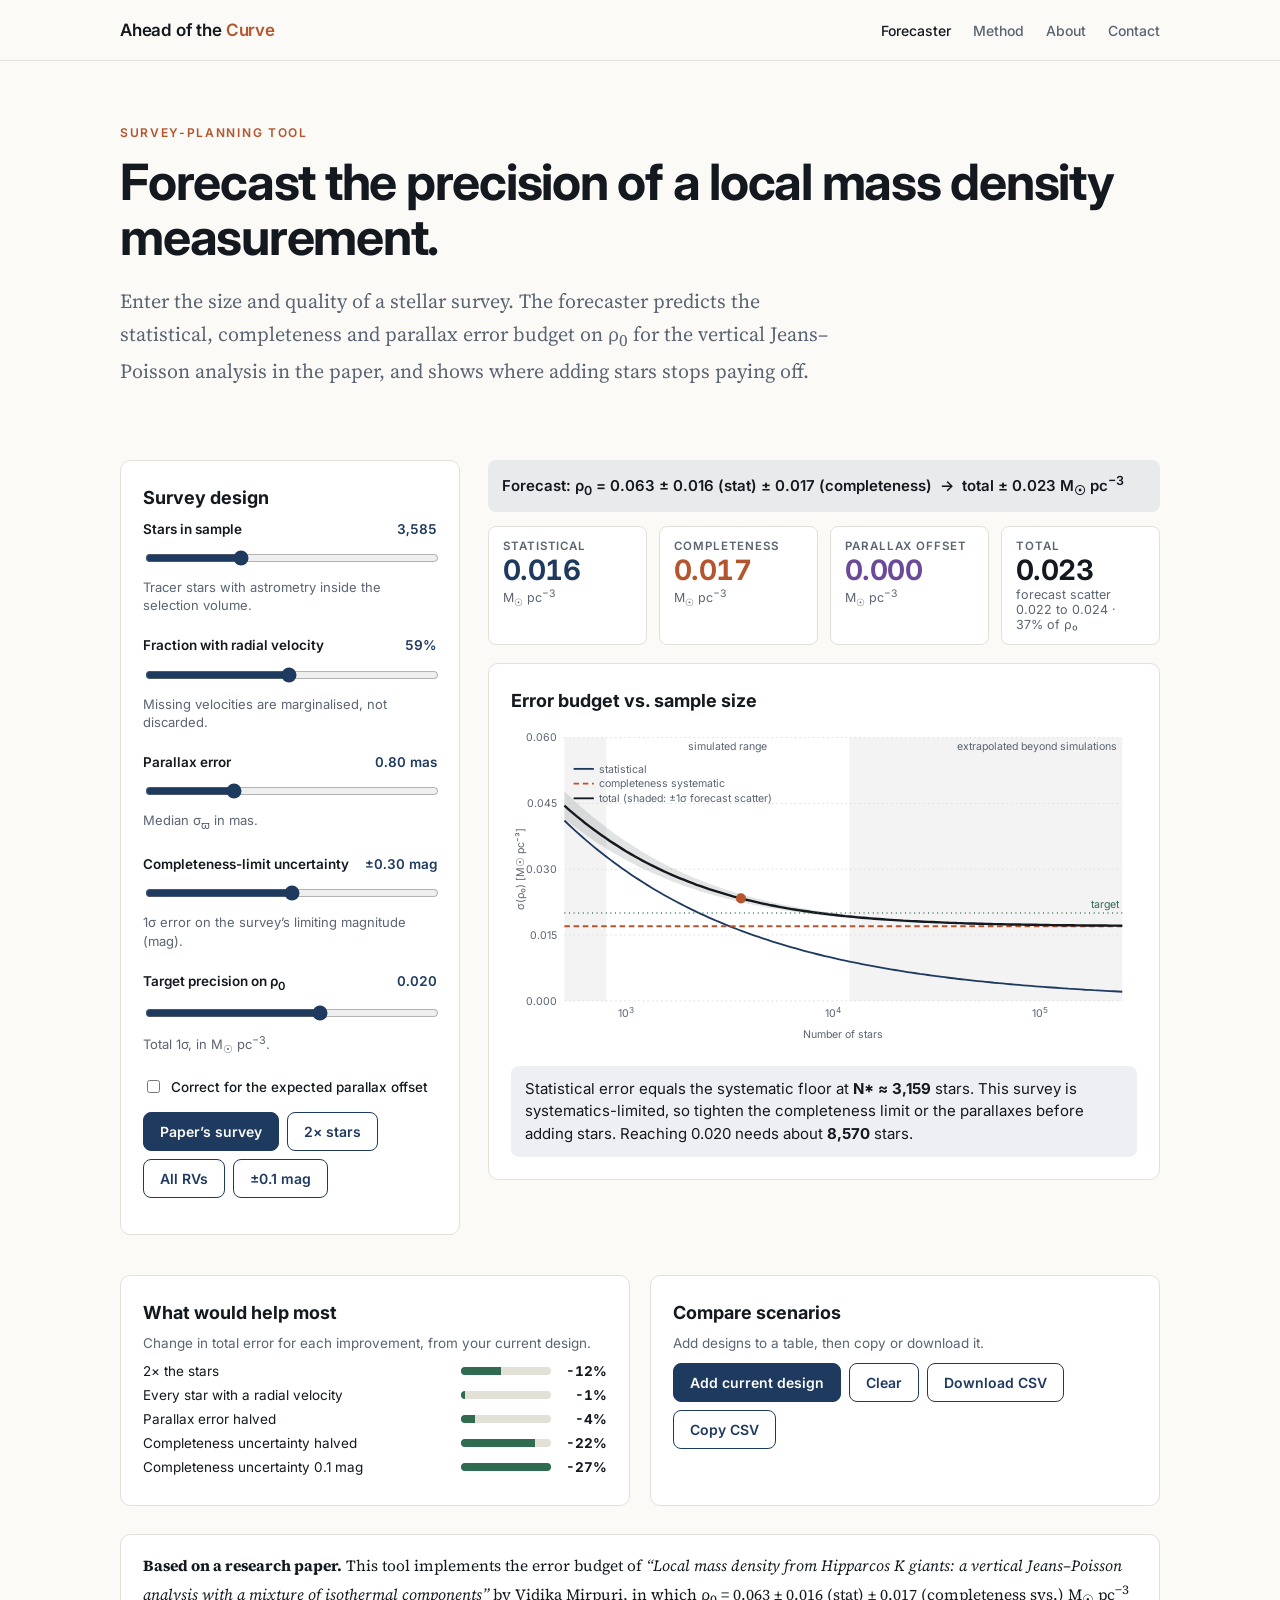
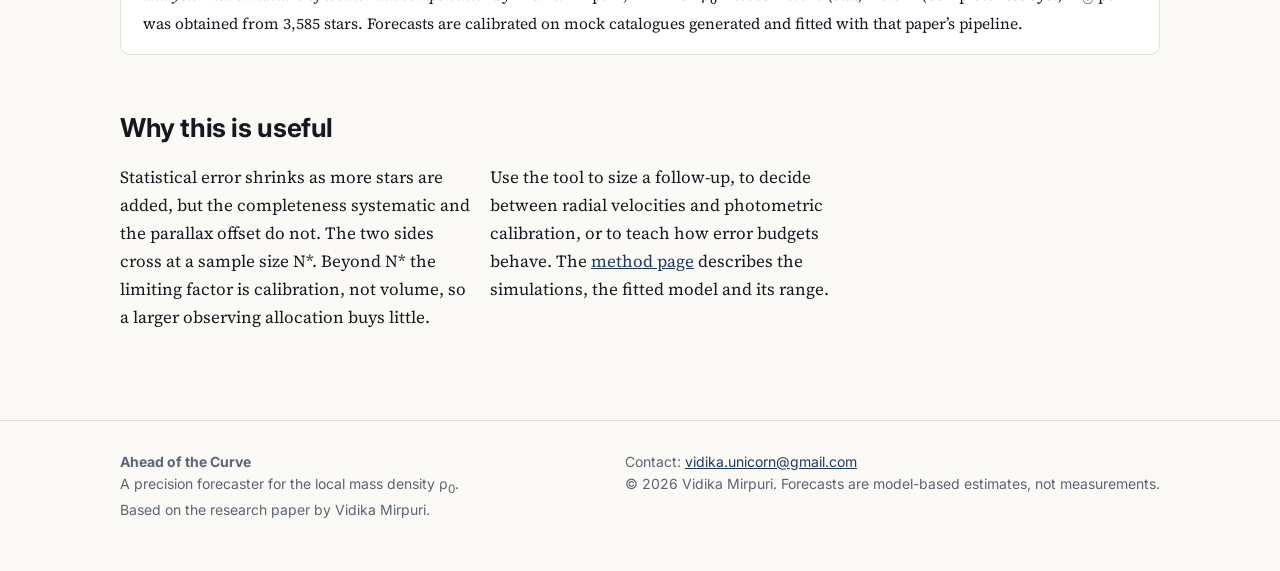
<file: index.html>
<!doctype html><html lang="en"><head><meta charset="utf-8"><meta name="viewport" content="width=device-width,initial-scale=1">
<title>Precision Forecaster · Ahead of the Curve</title>
<meta name="description" content="Ahead of the Curve: a precision forecaster for measuring the local dark and baryonic mass density, based on a Hipparcos K-giant Jeans–Poisson analysis.">
<link rel="preconnect" href="https://fonts.googleapis.com"><link rel="preconnect" href="https://fonts.gstatic.com" crossorigin>
<link href="https://fonts.googleapis.com/css2?family=Inter:wght@400;500;600;700&family=Source+Serif+4:ital,wght@0,400;0,600;0,700;1,400&display=swap" rel="stylesheet">
<link rel="stylesheet" href="assets/style.css"></head><body>
<header class="top"><div class="wrap"><a class="brand" href="index.html">Ahead of the <span>Curve</span></a><nav><a href="index.html" class="on">Forecaster</a><a href="method.html" class="">Method</a><a href="about.html" class="">About</a><a href="contact.html" class="">Contact</a></nav></div></header>
<main class="wrap">
<section class="hero"><div class="eyebrow">Survey-planning tool</div>
<h1>Forecast the precision of a local mass density measurement.</h1>
<p class="lede">Enter the size and quality of a stellar survey. The forecaster predicts the statistical, completeness and parallax error budget on ρ<sub>0</sub> for the vertical Jeans–Poisson analysis in the paper, and shows where adding stars stops paying off.</p></section>
<div class="grid">
<div class="card"><h3>Survey design</h3>
<div class="field"><label for="n"><span>Stars in sample</span><output id="nO"></output></label><input id="n" type="range" min="2.7" max="5.4" step="any"><small>Tracer stars with astrometry inside the selection volume.</small></div>
<div class="field"><label for="rv"><span>Fraction with radial velocity</span><output id="rvO"></output></label><input id="rv" type="range" min="0.2" max="1" step="0.01"><small>Missing velocities are marginalised, not discarded.</small></div>
<div class="field"><label for="plx"><span>Parallax error</span><output id="plxO"></output></label><input id="plx" type="range" min="0.1" max="2.5" step="0.05"><small>Median σ<sub>ϖ</sub> in mas.</small></div>
<div class="field"><label for="dv"><span>Completeness-limit uncertainty</span><output id="dvO"></output></label><input id="dv" type="range" min="0" max="0.6" step="0.01"><small>1σ error on the survey’s limiting magnitude (mag).</small></div>
<div class="field"><label for="tgt"><span>Target precision on ρ<sub>0</sub></span><output id="tgtO"></output></label><input id="tgt" type="range" min="0.005" max="0.03" step="0.001"><small>Total 1σ, in M<sub>☉</sub> pc<sup>−3</sup>.</small></div>
<label class="chk"><input type="checkbox" id="corr"> Correct for the expected parallax offset</label>
<div class="btns"><button class="btn" id="paper">Paper’s survey</button><button class="btn ghost" id="pDouble">2× stars</button><button class="btn ghost" id="pRV">All RVs</button><button class="btn ghost" id="pTight">±0.1 mag</button></div></div>
<div><div class="verdict" id="eb" style="margin:0 0 14px;font-weight:600"></div><div class="kpis">
<div class="kpi stat"><div class="l">Statistical</div><div class="v" id="kS"></div><div class="s">M<sub>☉</sub> pc<sup>−3</sup></div></div>
<div class="kpi sys"><div class="l">Completeness</div><div class="v" id="kY"></div><div class="s">M<sub>☉</sub> pc<sup>−3</sup></div></div>
<div class="kpi plx"><div class="l">Parallax offset</div><div class="v" id="kQ"></div><div class="s">M<sub>☉</sub> pc<sup>−3</sup></div></div>
<div class="kpi"><div class="l">Total</div><div class="v" id="kT"></div><div class="s" id="kTs"></div></div></div>
<div class="card"><h3>Error budget vs. sample size</h3><svg id="chart" viewBox="0 0 680 350" width="100%" role="img" aria-label="Forecast error on rho0 versus number of stars"></svg>
<div class="verdict" id="verdict"></div></div></div></div>
<div class="two"><div class="card"><h3>What would help most</h3><p class="small">Change in total error for each improvement, from your current design.</p><div id="sens"></div></div>
<div class="card"><h3>Compare scenarios</h3><p class="small">Add designs to a table, then copy or download it.</p><div class="btns"><button class="btn" id="add">Add current design</button><button class="btn ghost" id="clr">Clear</button><button class="btn ghost" id="dl">Download CSV</button><button class="btn ghost" id="cp">Copy CSV</button></div><div id="scn" hidden style="overflow-x:auto"><table id="tbl"></table></div></div></div>
<div class="based"><strong>Based on a research paper.</strong> This tool implements the error budget of <em>“Local mass density from Hipparcos K giants: a vertical Jeans–Poisson analysis with a mixture of isothermal components”</em> by Vidika Mirpuri, in which ρ<sub>0</sub> = 0.063 ± 0.016 (stat) ± 0.017 (completeness sys.) M<sub>☉</sub> pc<sup>−3</sup> was obtained from 3,585 stars. Forecasts are calibrated on mock catalogues generated and fitted with that paper’s pipeline.</div>
<h2>Why this is useful</h2><div class="two prose">
<p>Statistical error shrinks as more stars are added, but the completeness systematic and the parallax offset do not. The two sides cross at a sample size N*. Beyond N* the limiting factor is calibration, not volume, so a larger observing allocation buys little.</p>
<p>Use the tool to size a follow-up, to decide between radial velocities and photometric calibration, or to teach how error budgets behave. The <a href="method.html">method page</a> describes the simulations, the fitted model and its range.</p></div></main>
<footer><div class="wrap"><div><strong>Ahead of the Curve</strong><br>A precision forecaster for the local mass density ρ<sub>0</sub>.<br>Based on the research paper by Vidika Mirpuri.</div>
<div>Contact: <a href="mailto:vidika.unicorn@gmail.com">vidika.unicorn@gmail.com</a><br>© 2026 Vidika Mirpuri. Forecasts are model-based estimates, not measurements.</div></div></footer><script src="assets/calibration2.js"></script><script src="assets/forecast2.js"></script></body></html>
</file>
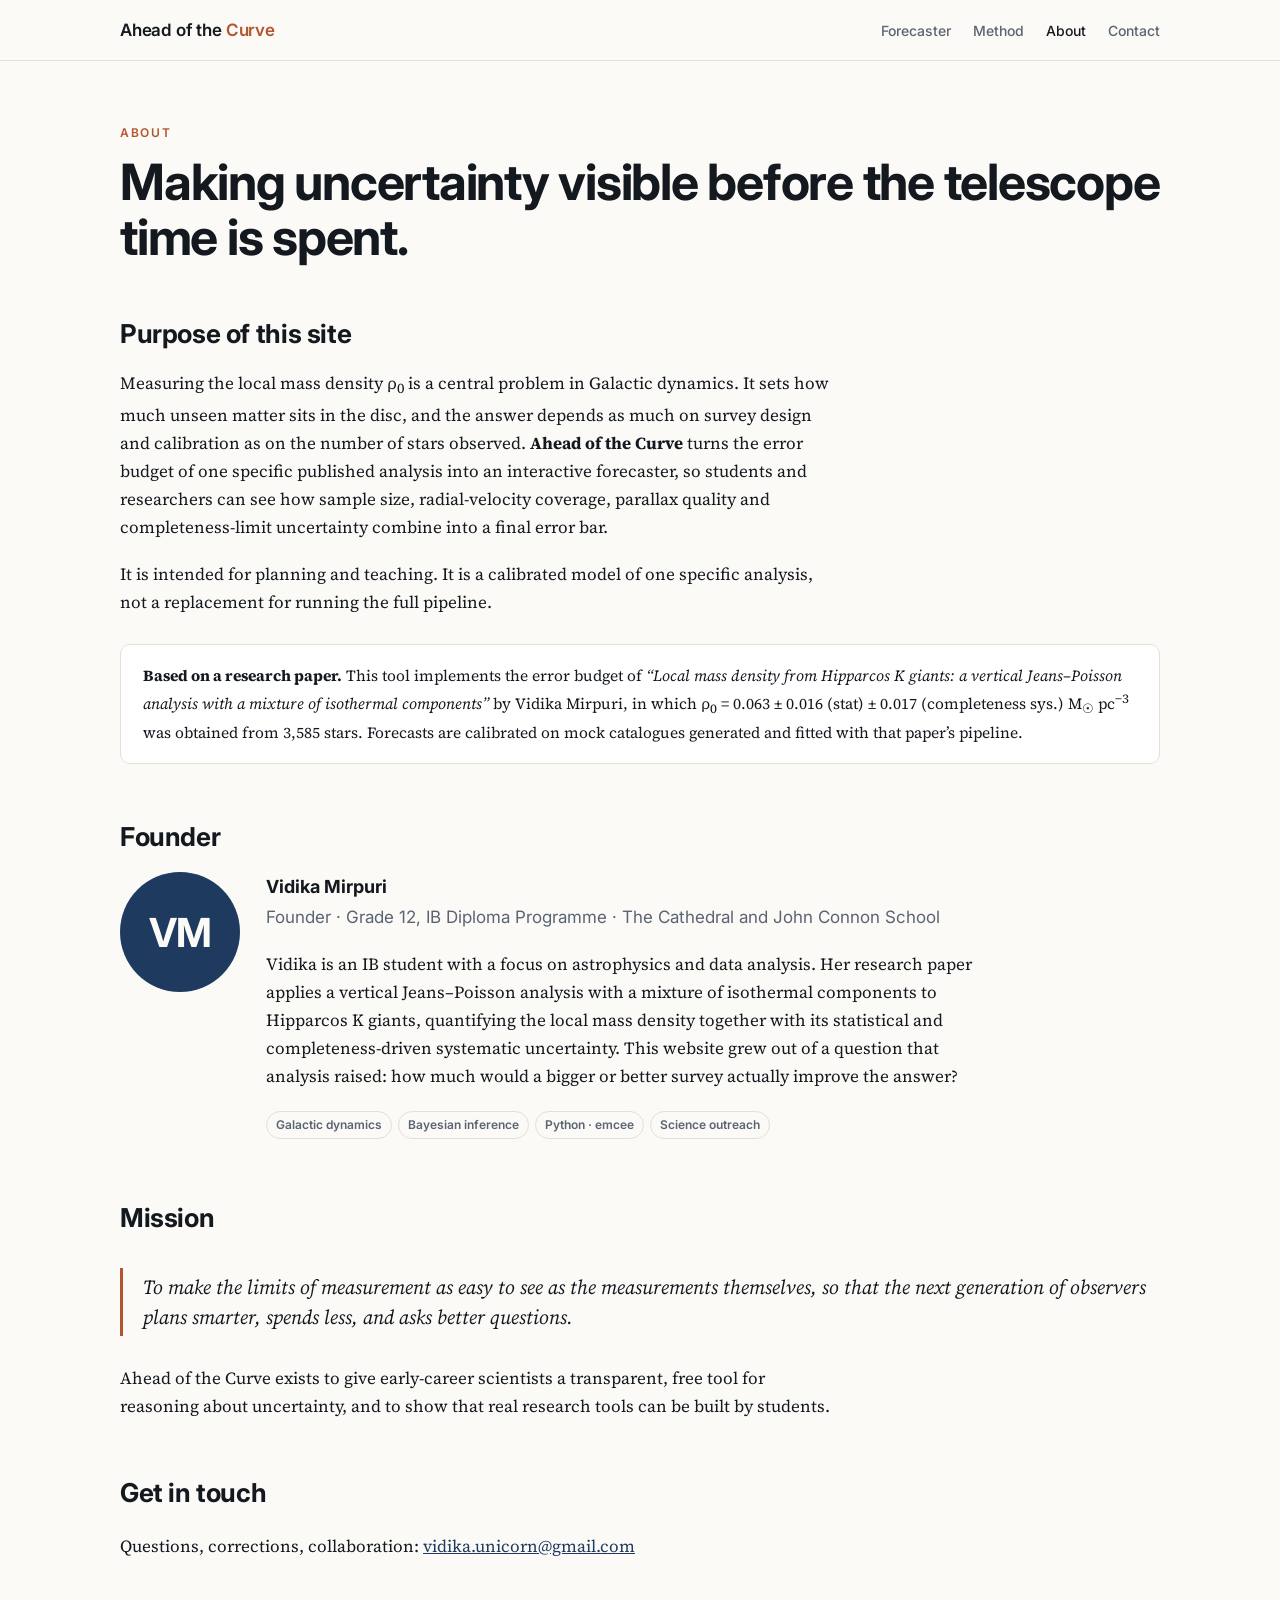
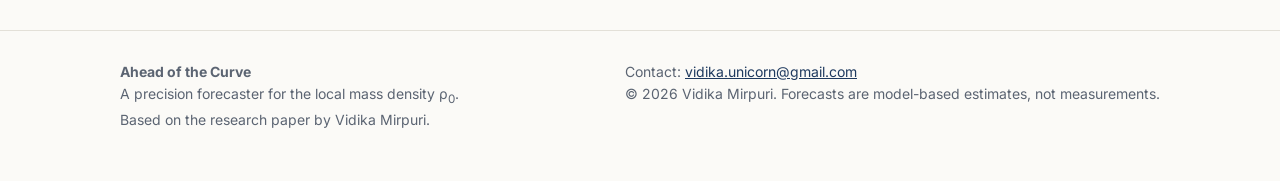
<file: about.html>
<!doctype html><html lang="en"><head><meta charset="utf-8"><meta name="viewport" content="width=device-width,initial-scale=1">
<title>About · Ahead of the Curve</title>
<meta name="description" content="Ahead of the Curve: a precision forecaster for measuring the local dark and baryonic mass density, based on a Hipparcos K-giant Jeans–Poisson analysis.">
<link rel="preconnect" href="https://fonts.googleapis.com"><link rel="preconnect" href="https://fonts.gstatic.com" crossorigin>
<link href="https://fonts.googleapis.com/css2?family=Inter:wght@400;500;600;700&family=Source+Serif+4:ital,wght@0,400;0,600;0,700;1,400&display=swap" rel="stylesheet">
<link rel="stylesheet" href="assets/style.css"></head><body>
<header class="top"><div class="wrap"><a class="brand" href="index.html">Ahead of the <span>Curve</span></a><nav><a href="index.html" class="">Forecaster</a><a href="method.html" class="">Method</a><a href="about.html" class="on">About</a><a href="contact.html" class="">Contact</a></nav></div></header>
<main class="wrap">
<section class="hero"><div class="eyebrow">About</div><h1>Making uncertainty visible before the telescope time is spent.</h1></section>
<div class="prose"><h2 style="margin-top:0">Purpose of this site</h2>
<p>Measuring the local mass density ρ<sub>0</sub> is a central problem in Galactic dynamics. It sets how much unseen matter sits in the disc, and the answer depends as much on survey design and calibration as on the number of stars observed. <strong>Ahead of the Curve</strong> turns the error budget of one specific published analysis into an interactive forecaster, so students and researchers can see how sample size, radial-velocity coverage, parallax quality and completeness-limit uncertainty combine into a final error bar.</p>
<p>It is intended for planning and teaching. It is a calibrated model of one specific analysis, not a replacement for running the full pipeline.</p></div>
<div class="based"><strong>Based on a research paper.</strong> This tool implements the error budget of <em>“Local mass density from Hipparcos K giants: a vertical Jeans–Poisson analysis with a mixture of isothermal components”</em> by Vidika Mirpuri, in which ρ<sub>0</sub> = 0.063 ± 0.016 (stat) ± 0.017 (completeness sys.) M<sub>☉</sub> pc<sup>−3</sup> was obtained from 3,585 stars. Forecasts are calibrated on mock catalogues generated and fitted with that paper’s pipeline.</div>
<h2>Founder</h2><div class="founder"><div class="mono" aria-hidden="true">VM</div><div class="prose">
<h3 style="margin-top:0">Vidika Mirpuri</h3>
<p class="sans" style="color:var(--mute);margin-top:-4px">Founder · Grade 12, IB Diploma Programme · The Cathedral and John Connon School</p>
<p>Vidika is an IB student with a focus on astrophysics and data analysis. Her research paper applies a vertical Jeans–Poisson analysis with a mixture of isothermal components to Hipparcos K giants, quantifying the local mass density together with its statistical and completeness-driven systematic uncertainty. This website grew out of a question that analysis raised: how much would a bigger or better survey actually improve the answer?</p>
<span class="tag">Galactic dynamics</span><span class="tag">Bayesian inference</span><span class="tag">Python · emcee</span><span class="tag">Science outreach</span></div></div>
<h2>Mission</h2>
<blockquote>To make the limits of measurement as easy to see as the measurements themselves, so that the next generation of observers plans smarter, spends less, and asks better questions.</blockquote>
<div class="prose"><p>Ahead of the Curve exists to give early-career scientists a transparent, free tool for reasoning about uncertainty, and to show that real research tools can be built by students.</p></div>
<h2>Get in touch</h2><p>Questions, corrections, collaboration: <a href="mailto:vidika.unicorn@gmail.com">vidika.unicorn@gmail.com</a></p></main>
<footer><div class="wrap"><div><strong>Ahead of the Curve</strong><br>A precision forecaster for the local mass density ρ<sub>0</sub>.<br>Based on the research paper by Vidika Mirpuri.</div>
<div>Contact: <a href="mailto:vidika.unicorn@gmail.com">vidika.unicorn@gmail.com</a><br>© 2026 Vidika Mirpuri. Forecasts are model-based estimates, not measurements.</div></div></footer></body></html>
</file>
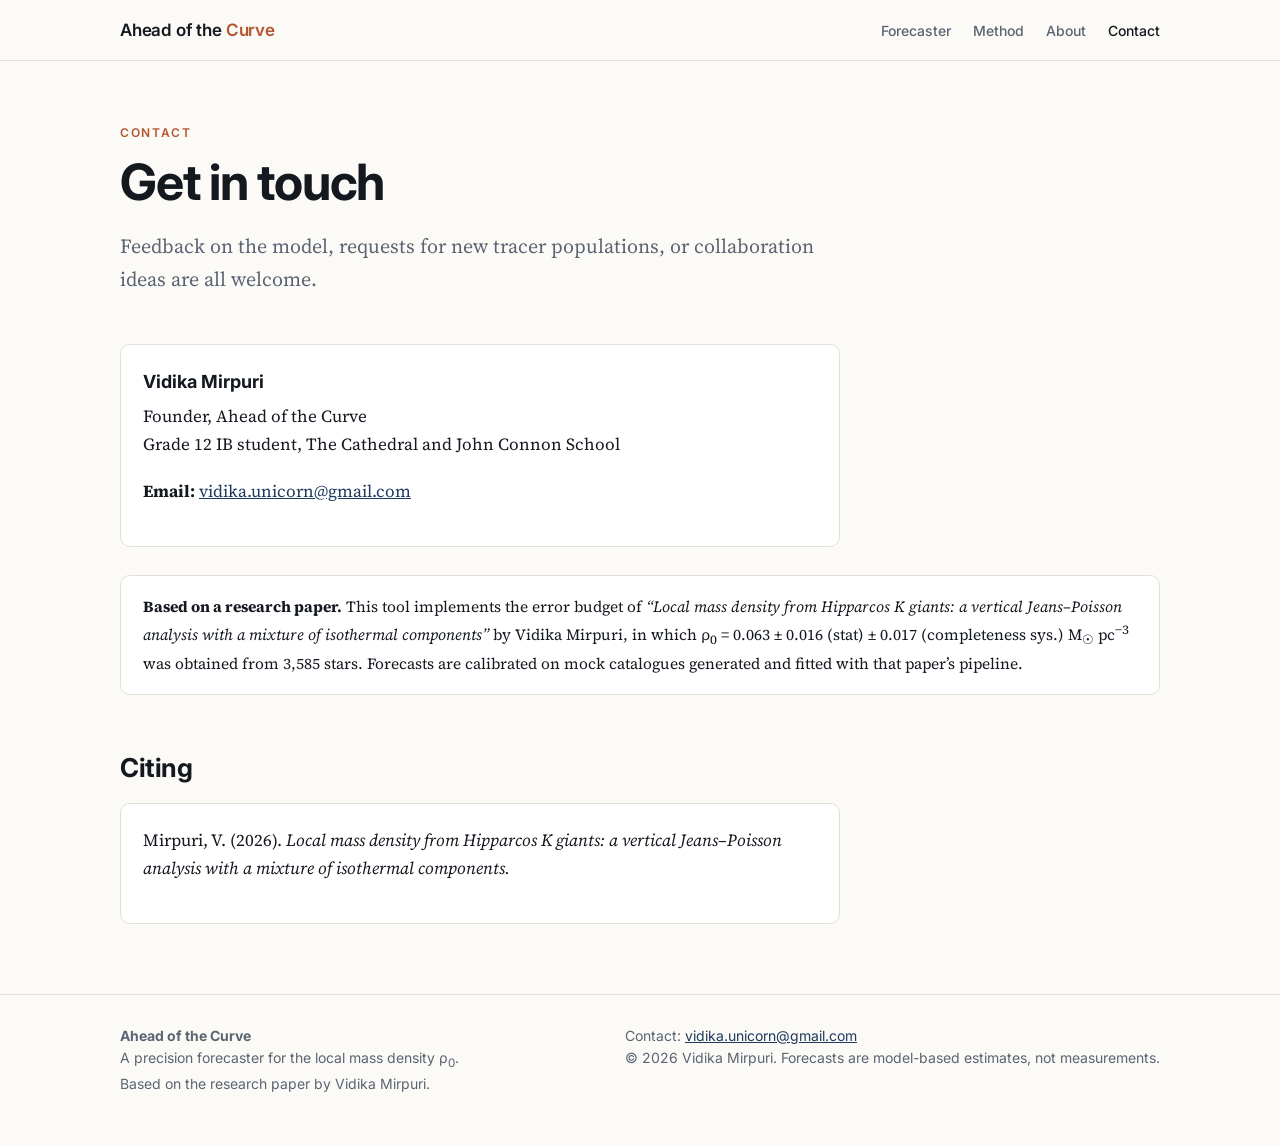
<file: contact.html>
<!doctype html><html lang="en"><head><meta charset="utf-8"><meta name="viewport" content="width=device-width,initial-scale=1">
<title>Contact · Ahead of the Curve</title>
<meta name="description" content="Ahead of the Curve: a precision forecaster for measuring the local dark and baryonic mass density, based on a Hipparcos K-giant Jeans–Poisson analysis.">
<link rel="preconnect" href="https://fonts.googleapis.com"><link rel="preconnect" href="https://fonts.gstatic.com" crossorigin>
<link href="https://fonts.googleapis.com/css2?family=Inter:wght@400;500;600;700&family=Source+Serif+4:ital,wght@0,400;0,600;0,700;1,400&display=swap" rel="stylesheet">
<link rel="stylesheet" href="assets/style.css"></head><body>
<header class="top"><div class="wrap"><a class="brand" href="index.html">Ahead of the <span>Curve</span></a><nav><a href="index.html" class="">Forecaster</a><a href="method.html" class="">Method</a><a href="about.html" class="">About</a><a href="contact.html" class="on">Contact</a></nav></div></header>
<main class="wrap">
<section class="hero"><div class="eyebrow">Contact</div><h1>Get in touch</h1><p class="lede">Feedback on the model, requests for new tracer populations, or collaboration ideas are all welcome.</p></section>
<div class="card prose"><h3>Vidika Mirpuri</h3><p>Founder, Ahead of the Curve<br>Grade 12 IB student, The Cathedral and John Connon School</p>
<p><strong>Email:</strong> <a href="mailto:vidika.unicorn@gmail.com">vidika.unicorn@gmail.com</a></p></div>
<div class="based"><strong>Based on a research paper.</strong> This tool implements the error budget of <em>“Local mass density from Hipparcos K giants: a vertical Jeans–Poisson analysis with a mixture of isothermal components”</em> by Vidika Mirpuri, in which ρ<sub>0</sub> = 0.063 ± 0.016 (stat) ± 0.017 (completeness sys.) M<sub>☉</sub> pc<sup>−3</sup> was obtained from 3,585 stars. Forecasts are calibrated on mock catalogues generated and fitted with that paper’s pipeline.</div>
<h2>Citing</h2><div class="card prose"><p>Mirpuri, V. (2026). <em>Local mass density from Hipparcos K giants: a vertical Jeans–Poisson analysis with a mixture of isothermal components.</em></p></div></main>
<footer><div class="wrap"><div><strong>Ahead of the Curve</strong><br>A precision forecaster for the local mass density ρ<sub>0</sub>.<br>Based on the research paper by Vidika Mirpuri.</div>
<div>Contact: <a href="mailto:vidika.unicorn@gmail.com">vidika.unicorn@gmail.com</a><br>© 2026 Vidika Mirpuri. Forecasts are model-based estimates, not measurements.</div></div></footer></body></html>
</file>
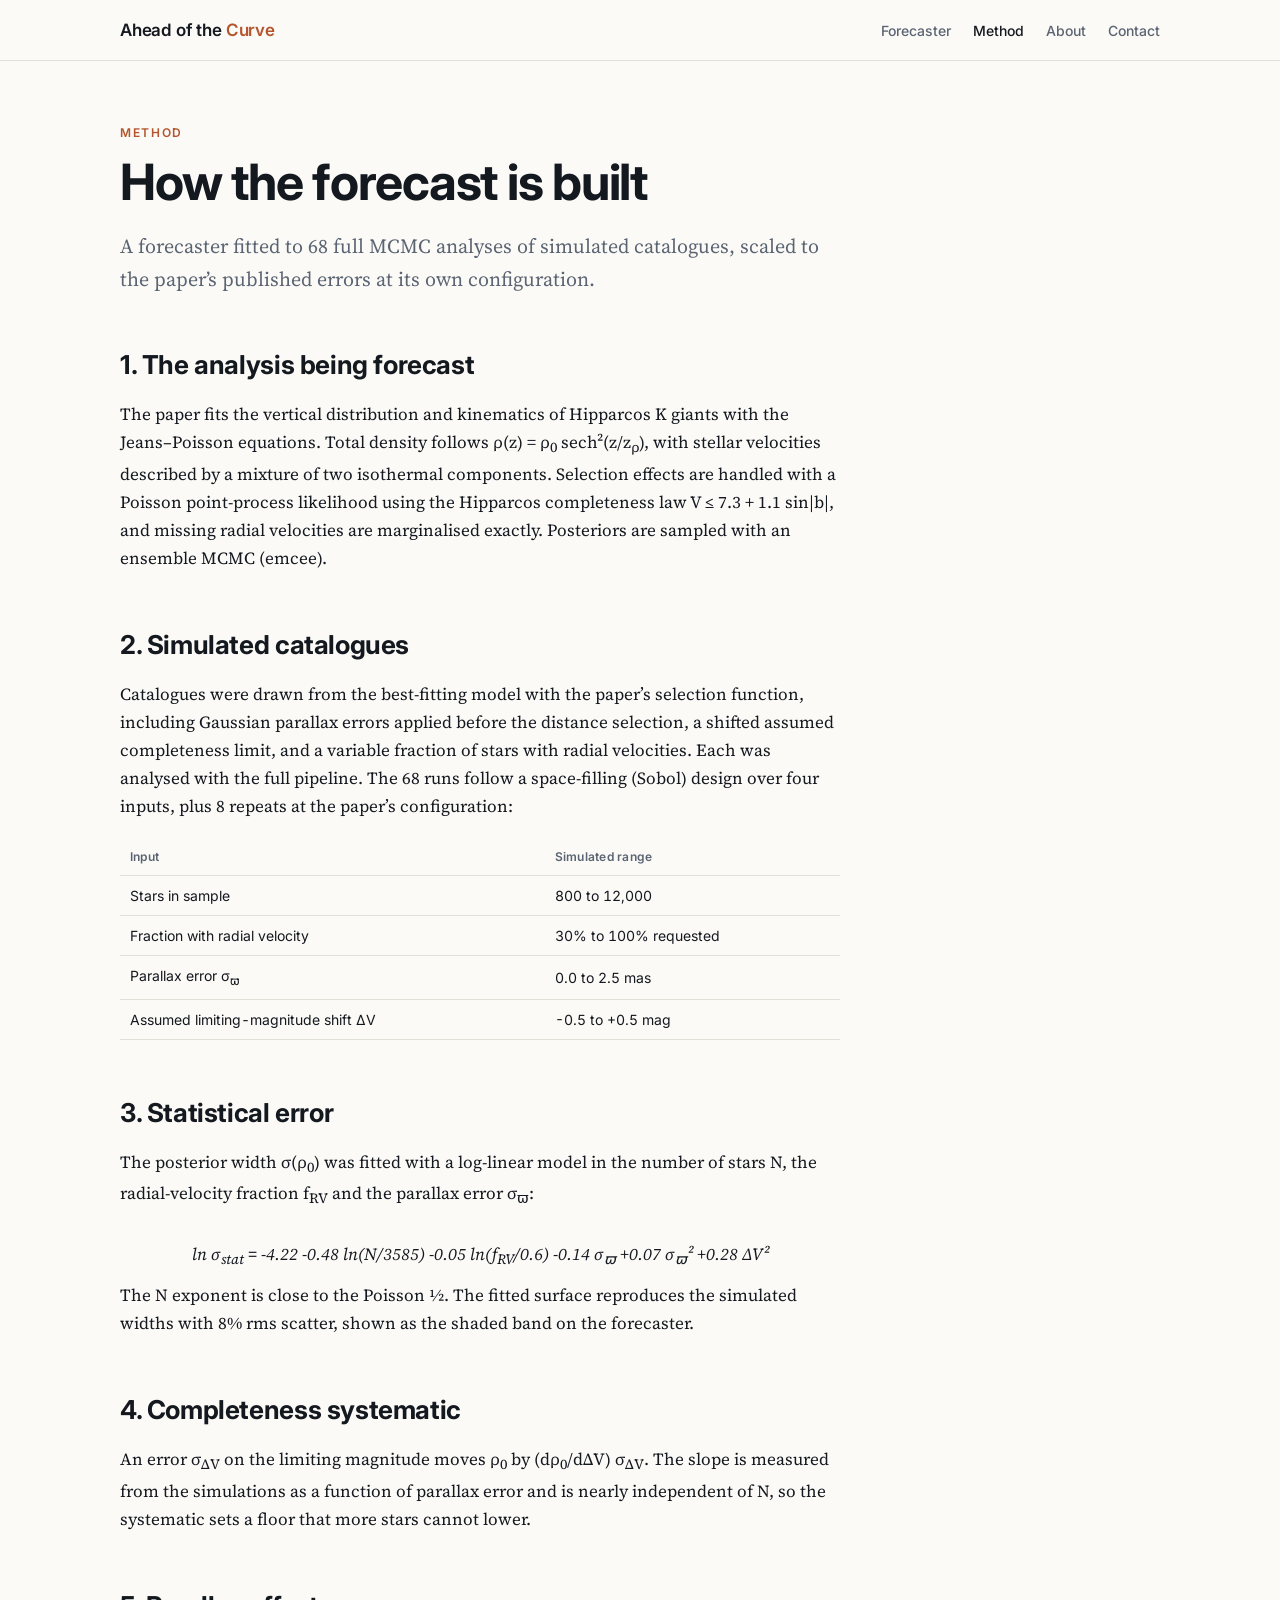
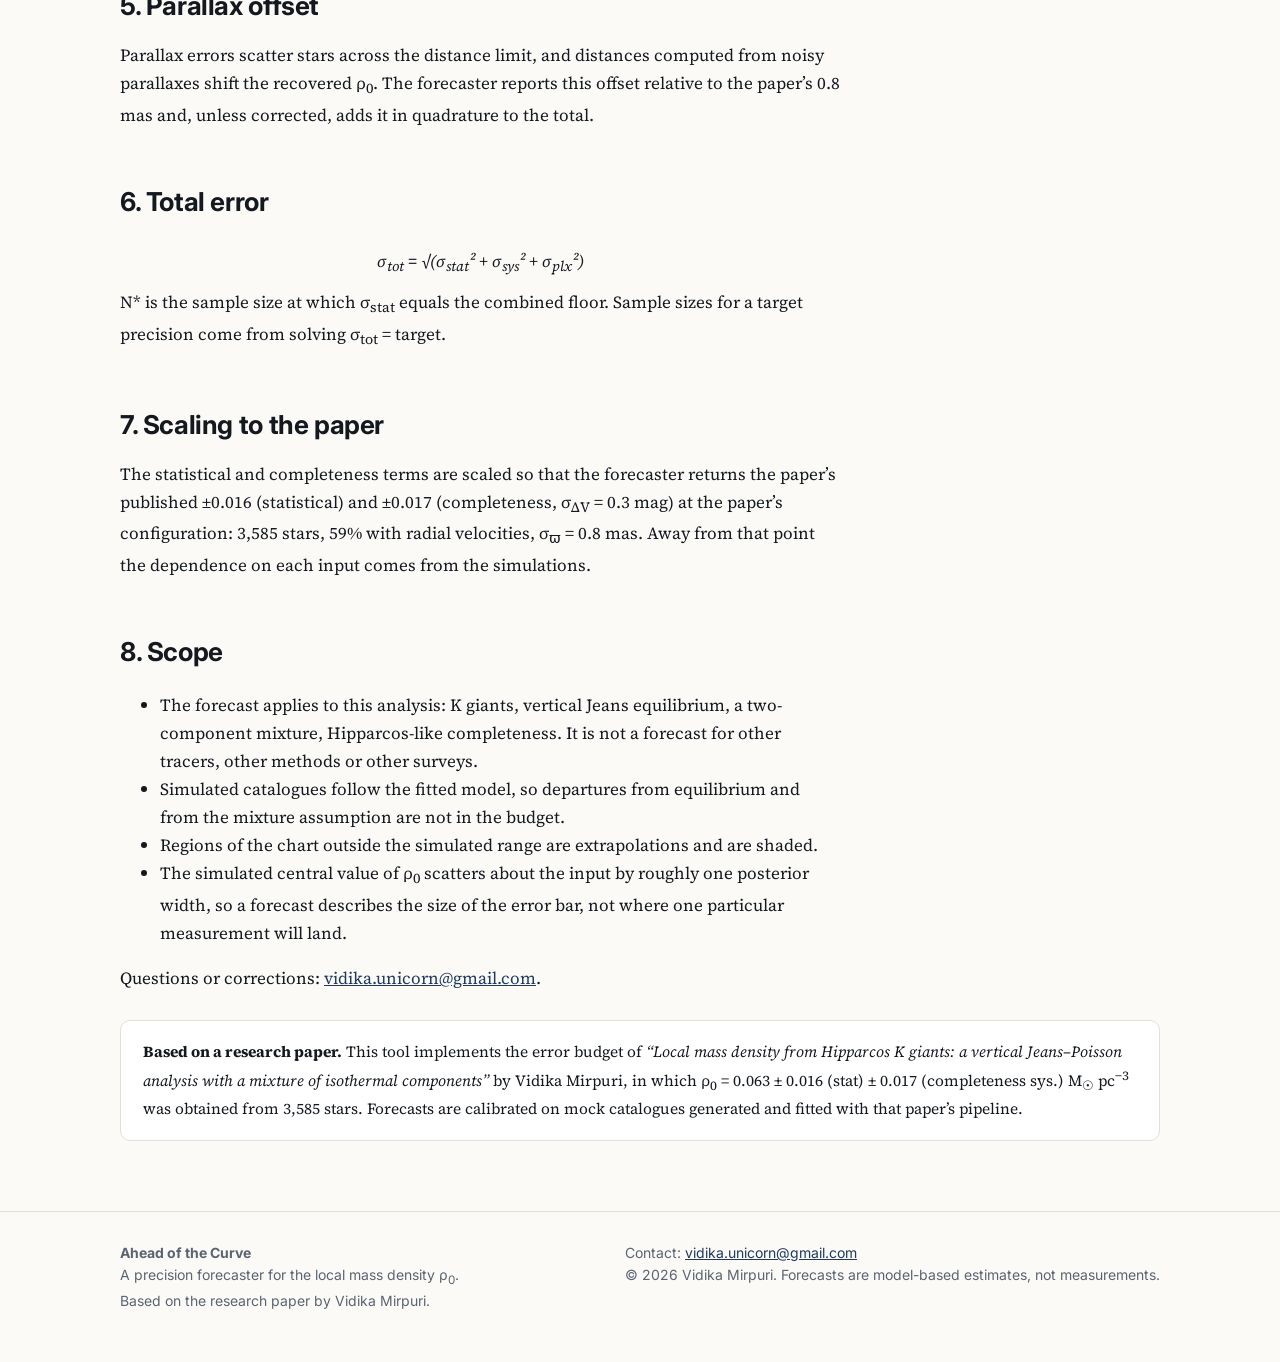
<file: method.html>
<!doctype html><html lang="en"><head><meta charset="utf-8"><meta name="viewport" content="width=device-width,initial-scale=1">
<title>Method · Ahead of the Curve</title>
<meta name="description" content="Ahead of the Curve: a precision forecaster for measuring the local dark and baryonic mass density, based on a Hipparcos K-giant Jeans–Poisson analysis.">
<link rel="preconnect" href="https://fonts.googleapis.com"><link rel="preconnect" href="https://fonts.gstatic.com" crossorigin>
<link href="https://fonts.googleapis.com/css2?family=Inter:wght@400;500;600;700&family=Source+Serif+4:ital,wght@0,400;0,600;0,700;1,400&display=swap" rel="stylesheet">
<link rel="stylesheet" href="assets/style.css"></head><body>
<header class="top"><div class="wrap"><a class="brand" href="index.html">Ahead of the <span>Curve</span></a><nav><a href="index.html" class="">Forecaster</a><a href="method.html" class="on">Method</a><a href="about.html" class="">About</a><a href="contact.html" class="">Contact</a></nav></div></header>
<main class="wrap">
<section class="hero"><div class="eyebrow">Method</div><h1>How the forecast is built</h1><p class="lede">A forecaster fitted to 68 full MCMC analyses of simulated catalogues, scaled to the paper’s published errors at its own configuration.</p></section>
<div class="prose">
<h2 style="margin-top:0">1. The analysis being forecast</h2>
<p>The paper fits the vertical distribution and kinematics of Hipparcos K giants with the Jeans–Poisson equations. Total density follows ρ(z) = ρ<sub>0</sub> sech²(z/z<sub>ρ</sub>), with stellar velocities described by a mixture of two isothermal components. Selection effects are handled with a Poisson point-process likelihood using the Hipparcos completeness law V ≤ 7.3 + 1.1 sin|b|, and missing radial velocities are marginalised exactly. Posteriors are sampled with an ensemble MCMC (emcee).</p>
<h2>2. Simulated catalogues</h2>
<p>Catalogues were drawn from the best-fitting model with the paper’s selection function, including Gaussian parallax errors applied before the distance selection, a shifted assumed completeness limit, and a variable fraction of stars with radial velocities. Each was analysed with the full pipeline. The 68 runs follow a space-filling (Sobol) design over four inputs, plus 8 repeats at the paper’s configuration:</p>
<table><tr><th>Input</th><th>Simulated range</th></tr>
<tr><td>Stars in sample</td><td>800 to 12,000</td></tr>
<tr><td>Fraction with radial velocity</td><td>30% to 100% requested</td></tr>
<tr><td>Parallax error σ<sub>ϖ</sub></td><td>0.0 to 2.5 mas</td></tr>
<tr><td>Assumed limiting-magnitude shift ΔV</td><td>-0.5 to +0.5 mag</td></tr></table>
<h2>3. Statistical error</h2>
<p>The posterior width σ(ρ<sub>0</sub>) was fitted with a log-linear model in the number of stars N, the radial-velocity fraction f<sub>RV</sub> and the parallax error σ<sub>ϖ</sub>:</p>
<div class="eq">ln σ<sub>stat</sub> = -4.22 -0.48 ln(N/3585) -0.05 ln(f<sub>RV</sub>/0.6) -0.14 σ<sub>ϖ</sub> +0.07 σ<sub>ϖ</sub>² +0.28 ΔV²</div>
<p>The N exponent is close to the Poisson ½. The fitted surface reproduces the simulated widths with 8% rms scatter, shown as the shaded band on the forecaster.</p>
<h2>4. Completeness systematic</h2>
<p>An error σ<sub>ΔV</sub> on the limiting magnitude moves ρ<sub>0</sub> by (dρ<sub>0</sub>/dΔV) σ<sub>ΔV</sub>. The slope is measured from the simulations as a function of parallax error and is nearly independent of N, so the systematic sets a floor that more stars cannot lower.</p>
<h2>5. Parallax offset</h2>
<p>Parallax errors scatter stars across the distance limit, and distances computed from noisy parallaxes shift the recovered ρ<sub>0</sub>. The forecaster reports this offset relative to the paper’s 0.8 mas and, unless corrected, adds it in quadrature to the total.</p>
<h2>6. Total error</h2>
<div class="eq">σ<sub>tot</sub> = √(σ<sub>stat</sub>² + σ<sub>sys</sub>² + σ<sub>plx</sub>²)</div>
<p>N* is the sample size at which σ<sub>stat</sub> equals the combined floor. Sample sizes for a target precision come from solving σ<sub>tot</sub> = target.</p>
<h2>7. Scaling to the paper</h2>
<p>The statistical and completeness terms are scaled so that the forecaster returns the paper’s published ±0.016 (statistical) and ±0.017 (completeness, σ<sub>ΔV</sub> = 0.3 mag) at the paper’s configuration: 3,585 stars, 59% with radial velocities, σ<sub>ϖ</sub> = 0.8 mas. Away from that point the dependence on each input comes from the simulations.</p>
<h2>8. Scope</h2>
<ul><li>The forecast applies to this analysis: K giants, vertical Jeans equilibrium, a two-component mixture, Hipparcos-like completeness. It is not a forecast for other tracers, other methods or other surveys.</li>
<li>Simulated catalogues follow the fitted model, so departures from equilibrium and from the mixture assumption are not in the budget.</li>
<li>Regions of the chart outside the simulated range are extrapolations and are shaded.</li>
<li>The simulated central value of ρ<sub>0</sub> scatters about the input by roughly one posterior width, so a forecast describes the size of the error bar, not where one particular measurement will land.</li></ul>
<p>Questions or corrections: <a href="mailto:vidika.unicorn@gmail.com">vidika.unicorn@gmail.com</a>.</p></div>
<div class="based"><strong>Based on a research paper.</strong> This tool implements the error budget of <em>“Local mass density from Hipparcos K giants: a vertical Jeans–Poisson analysis with a mixture of isothermal components”</em> by Vidika Mirpuri, in which ρ<sub>0</sub> = 0.063 ± 0.016 (stat) ± 0.017 (completeness sys.) M<sub>☉</sub> pc<sup>−3</sup> was obtained from 3,585 stars. Forecasts are calibrated on mock catalogues generated and fitted with that paper’s pipeline.</div></main>
<footer><div class="wrap"><div><strong>Ahead of the Curve</strong><br>A precision forecaster for the local mass density ρ<sub>0</sub>.<br>Based on the research paper by Vidika Mirpuri.</div>
<div>Contact: <a href="mailto:vidika.unicorn@gmail.com">vidika.unicorn@gmail.com</a><br>© 2026 Vidika Mirpuri. Forecasts are model-based estimates, not measurements.</div></div></footer></body></html>
</file>
<file: assets/style.css>
:root{--bg:#fbfaf7;--ink:#14181f;--mute:#5b6472;--line:#e3e0d8;--card:#ffffff;--accent:#1f3a5f;--accent2:#b4552d;--stat:#1f3a5f;--sys:#b4552d;--tot:#14181f;--ok:#2f6b4f;--plx:#6b4a9a;--warn:#9a6a00}
@media (prefers-color-scheme:dark){:root{--bg:#0f1218;--ink:#eceae4;--mute:#9aa3b2;--line:#252b36;--card:#161b24;--accent:#8fb0e0;--accent2:#e29a72;--stat:#8fb0e0;--sys:#e29a72;--tot:#eceae4;--ok:#7cc4a0;--plx:#b79adf;--warn:#e0b84d}}
*{box-sizing:border-box}html{scroll-behavior:smooth}
body{margin:0;background:var(--bg);color:var(--ink);font:17px/1.65 "Source Serif 4",Georgia,serif}
h1,h2,h3,.sans,nav,label,button,.tag,table{font-family:Inter,system-ui,-apple-system,"Segoe UI",sans-serif}
a{color:var(--accent)}
.wrap{max-width:1080px;margin:0 auto;padding:0 20px}
header.top{border-bottom:1px solid var(--line);background:var(--bg);position:sticky;top:0;z-index:5}
header.top .wrap{display:flex;align-items:center;justify-content:space-between;height:60px}
.brand{font:600 17px Inter,sans-serif;color:var(--ink);text-decoration:none;letter-spacing:-.01em}
.brand span{color:var(--accent2)}
nav a{margin-left:22px;font-size:14px;color:var(--mute);text-decoration:none;font-weight:500}
nav a:hover,nav a.on{color:var(--ink)}
.hero{padding:64px 0 28px}
.eyebrow{font:600 12px Inter,sans-serif;letter-spacing:.14em;text-transform:uppercase;color:var(--accent2)}
h1{font-size:clamp(32px,5vw,50px);line-height:1.1;letter-spacing:-.025em;margin:.3em 0 .4em;font-weight:700}
h2{font-size:26px;letter-spacing:-.015em;margin:2em 0 .5em}
h3{font-size:18px;margin:1.6em 0 .3em}
.lede{font-size:20px;color:var(--mute);max-width:720px}
.grid{display:grid;grid-template-columns:340px 1fr;gap:28px;align-items:start;margin:24px 0 40px}
@media(max-width:860px){.grid{grid-template-columns:1fr}}
.card{background:var(--card);border:1px solid var(--line);border-radius:10px;padding:22px}
.card h3{margin-top:0}
.field{margin:0 0 20px}
.field label{display:flex;justify-content:space-between;font-size:13.5px;font-weight:600;margin-bottom:6px}
.field output{font-variant-numeric:tabular-nums;color:var(--accent)}
.field small{display:block;color:var(--mute);font:13px/1.4 Inter,sans-serif;margin-top:4px}
input[type=range]{width:100%;accent-color:var(--accent)}
.kpis{display:grid;grid-template-columns:repeat(3,1fr);gap:12px;margin-bottom:18px}
@media(max-width:560px){.kpis{grid-template-columns:1fr}}
.kpi{border:1px solid var(--line);border-radius:8px;padding:12px 14px;background:var(--card)}
.kpi .l{font:600 11.5px Inter;letter-spacing:.08em;text-transform:uppercase;color:var(--mute)}
.kpi .v{font:700 28px Inter;letter-spacing:-.02em;font-variant-numeric:tabular-nums}
.kpi .s{font:12.5px Inter;color:var(--mute)}
.kpi.stat .v{color:var(--stat)}.kpi.sys .v{color:var(--sys)}
svg text{font-family:Inter,sans-serif;fill:var(--mute);font-size:11.5px}
.axis{stroke:var(--line)}.gridl{stroke:var(--line);stroke-dasharray:2 3}
.note{border-left:3px solid var(--accent2);padding:6px 14px;margin:16px 0;color:var(--mute);font-size:15px}
.note.warn{border-color:var(--warn)}
.verdict{font:15px/1.5 Inter,sans-serif;padding:12px 14px;border-radius:8px;background:color-mix(in srgb,var(--accent) 8%,transparent);margin-top:14px}
table{border-collapse:collapse;width:100%;font-size:14px;margin:12px 0}
th,td{text-align:left;padding:8px 10px;border-bottom:1px solid var(--line);font-variant-numeric:tabular-nums}
th{font-weight:600;color:var(--mute);font-size:12px;text-transform:uppercase;letter-spacing:.06em}
.prose{max-width:720px}
.prose p{margin:0 0 1.1em}
.two{display:grid;grid-template-columns:1fr 1fr;gap:20px}@media(max-width:700px){.two{grid-template-columns:1fr}}
.tag{display:inline-block;font-size:12px;font-weight:600;padding:3px 9px;border:1px solid var(--line);border-radius:99px;color:var(--mute);margin:0 6px 6px 0}
.based{margin:28px 0;padding:18px 22px;border:1px solid var(--line);border-radius:10px;background:var(--card);font-size:15.5px}
.founder{display:grid;grid-template-columns:120px 1fr;gap:26px;align-items:start}
@media(max-width:600px){.founder{grid-template-columns:1fr}}
.mono{width:120px;height:120px;border-radius:50%;background:var(--accent);color:var(--bg);display:grid;place-items:center;font:700 40px Inter;letter-spacing:-.02em}
blockquote{margin:1.4em 0;padding:4px 0 4px 20px;border-left:3px solid var(--accent2);font-size:20px;line-height:1.5;font-style:italic}
footer{border-top:1px solid var(--line);margin-top:70px;padding:30px 0 50px;color:var(--mute);font:14px/1.6 Inter,sans-serif}
footer .wrap{display:flex;gap:30px;justify-content:space-between;flex-wrap:wrap}
code{font:13.5px ui-monospace,Menlo,monospace;background:color-mix(in srgb,var(--ink) 7%,transparent);padding:1px 5px;border-radius:4px}
.eq{font:italic 17px "Source Serif 4",Georgia,serif;text-align:center;padding:12px;overflow-x:auto}
button.btn{font:600 14px Inter;padding:10px 16px;border-radius:8px;border:1px solid var(--accent);background:var(--accent);color:var(--bg);cursor:pointer}

@media(max-width:600px){nav a{margin-left:14px;font-size:13px}.brand{white-space:nowrap;font-size:15px}}

.kpis{grid-template-columns:repeat(4,1fr)}@media(max-width:900px){.kpis{grid-template-columns:repeat(2,1fr)}}
.kpi.plx .v{color:var(--plx)}.kpi .s{min-height:1.3em}
.chk{display:flex;gap:8px;align-items:center;font:500 13.5px Inter,sans-serif;margin:4px 0 16px}
.btns{display:flex;flex-wrap:wrap;gap:8px;margin:6px 0 14px}.btn.ghost{background:transparent;color:var(--accent)}
.small{font:13.5px/1.5 Inter,sans-serif;color:var(--mute);margin:0 0 10px}
.srow{display:grid;grid-template-columns:1fr 90px 46px;gap:10px;align-items:center;font:13.5px Inter,sans-serif;margin:8px 0}
.sbar{height:8px;background:var(--line);border-radius:4px;overflow:hidden}.sbar i{display:block;height:100%}
.srow b{text-align:right;font-variant-numeric:tabular-nums}
.two{margin:0 0 24px}.two>.card{min-width:0}
th{text-transform:none;letter-spacing:.02em}
@media(max-width:600px){header.top .wrap{height:auto;flex-wrap:wrap;padding:10px 0;row-gap:2px}nav{display:flex;flex-wrap:wrap}nav a{margin-left:0;margin-right:16px}}
</file>
